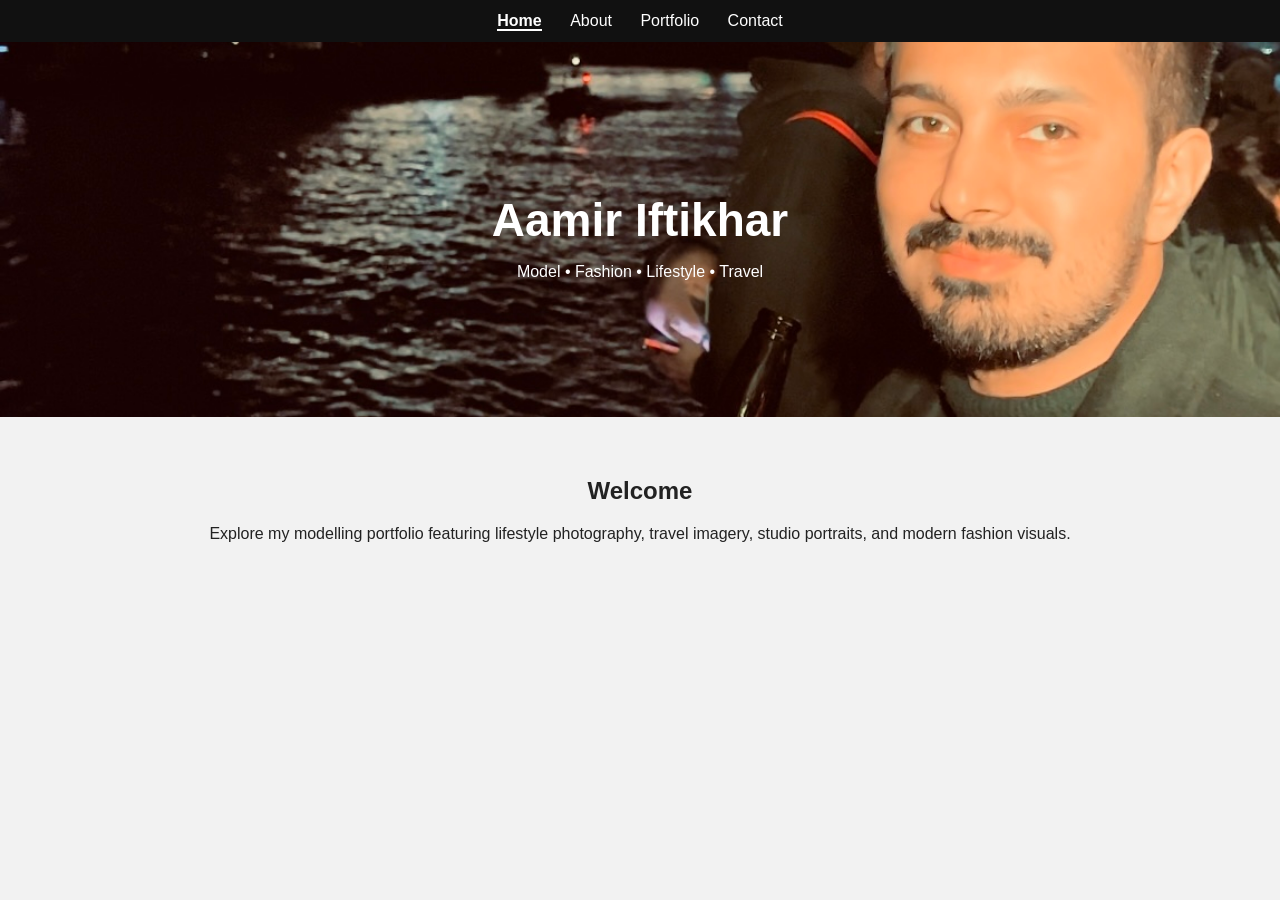
<file: index.html>
<!DOCTYPE html>
<html lang="en">
<head>
    <meta charset="UTF-8">
    <meta name="viewport" content="width=device-width, initial-scale=1.0">
    <title>Aamir Iftikhar — Model Portfolio</title>
    <link rel="stylesheet" href="style.css">
</head>
<body>

<nav>
    <a href="index.html" class="active">Home</a>
    <a href="about.html">About</a>
    <a href="portfolio.html">Portfolio</a>
    <a href="contact.html">Contact</a>
</nav>

<header class="hero">
    <h1>Aamir Iftikhar</h1>
    <p>Model • Fashion • Lifestyle • Travel</p>
</header>

<section class="intro">
    <h2>Welcome</h2>
    <p>
        Explore my modelling portfolio featuring lifestyle photography, 
        travel imagery, studio portraits, and modern fashion visuals.
    </p>
</section>

</body>
</html>
</file>
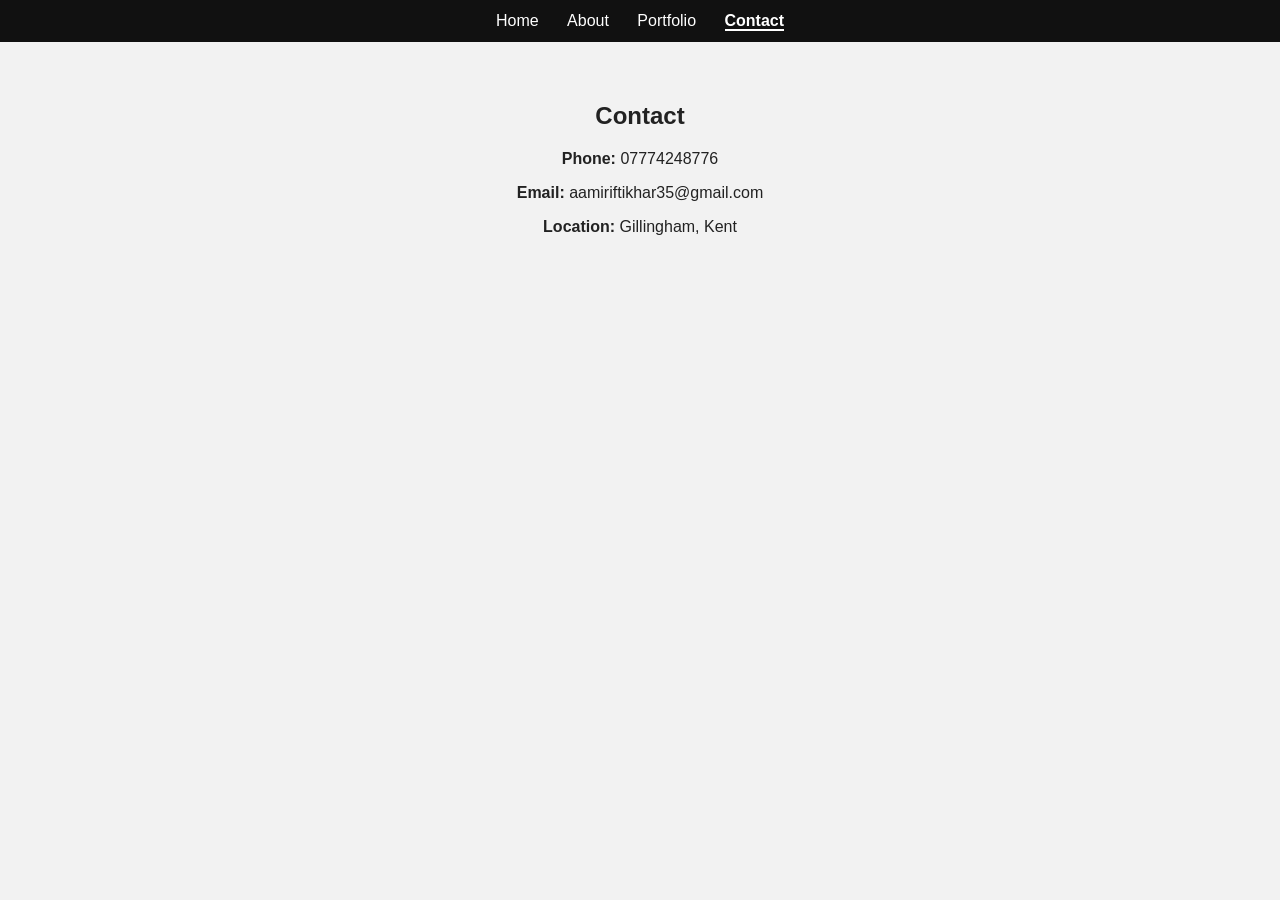
<file: contact.html>
<!DOCTYPE html>
<html lang="en">
<head>
    <meta charset="UTF-8">
    <meta name="viewport" content="width=device-width, initial-scale=1.0">
    <title>Contact — Aamir Iftikhar</title>
    <link rel="stylesheet" href="style.css">
</head>
<body>

<nav>
    <a href="index.html">Home</a>
    <a href="about.html">About</a>
    <a href="portfolio.html">Portfolio</a>
    <a href="contact.html" class="active">Contact</a>
</nav>

<section class="page-content">
    <h2>Contact</h2>

    <p><strong>Phone:</strong> 07774248776</p>
    <p><strong>Email:</strong> aamiriftikhar35@gmail.com</p>
    <p><strong>Location:</strong> Gillingham, Kent</p>
</section>

</body>
</html>
</file>
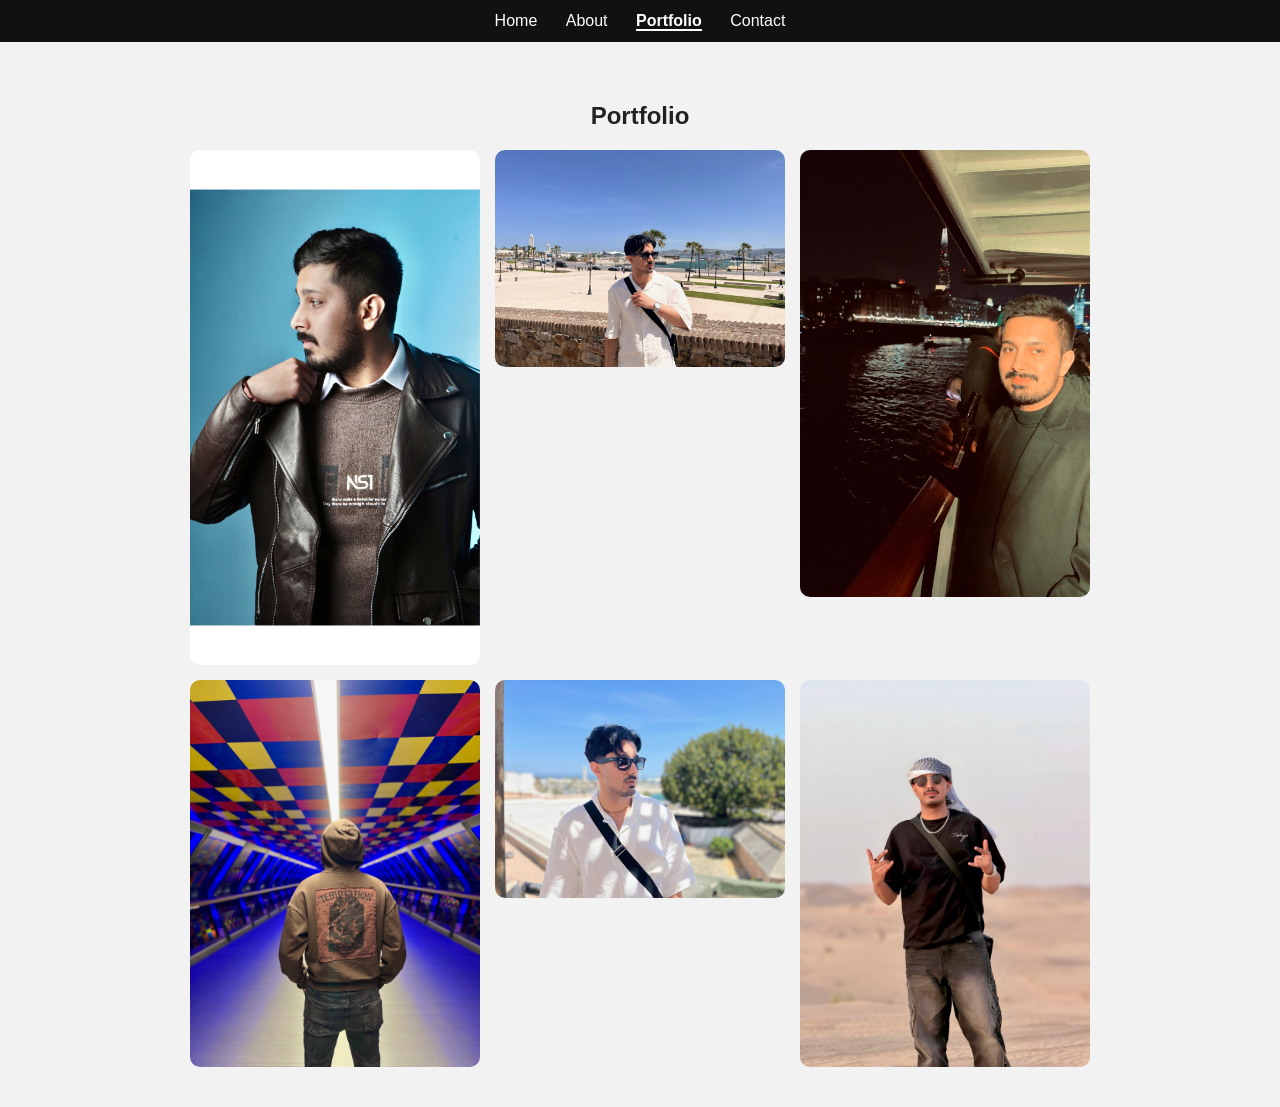
<file: portfolio.html>
<!DOCTYPE html>
<html lang="en">
<head>
    <meta charset="UTF-8">
    <meta name="viewport" content="width=device-width, initial-scale=1.0">
    <title>Portfolio — Aamir Iftikhar</title>
    <link rel="stylesheet" href="style.css">
</head>
<body>

<nav>
    <a href="index.html">Home</a>
    <a href="about.html">About</a>
    <a href="portfolio.html" class="active">Portfolio</a>
    <a href="contact.html">Contact</a>
</nav>

<section class="page-content">
    <h2>Portfolio</h2>

    <div class="gallery">
        <img src="CB241CB8-7300-4E4C-9B59-83A02768A88A.jpeg" alt="Portrait 1">
        <img src="4DE99AF3-0126-431D-B73C-269FA95CAC5E.jpeg" alt="Portrait 2">
        <img src="IMG_0245.jpeg" alt="Portrait 3">
        <img src="IMG_4667.jpeg" alt="Portrait 4">
        <img src="42BE6E56-0CE9-4D51-8BED-7A227435157D.jpeg" alt="Portrait 5">
        <img src="32877C90-5BEB-4CD7-AC36-ADB0585E7E93.jpeg" alt="Portrait 6">
    </div>

</section>

</body>
</html>
</file>
<file: style.css>
body {
    margin: 0;
    background: #f2f2f2;
    font-family: Arial, sans-serif;
    color: #222;
}

nav {
    background: #111;
    padding: 12px;
    text-align: center;
}

nav a {
    color: white;
    margin: 0 12px;
    text-decoration: none;
    font-size: 16px;
}

nav a.active {
    font-weight: bold;
    border-bottom: 2px solid white;
}

.hero {
    background: url('IMG_0245.jpeg') center/cover no-repeat;
    color: white;
    text-align: center;
    padding: 120px 20px;
}

.hero h1 {
    font-size: 46px;
    margin-bottom: 10px;
}

.intro, .page-content {
    max-width: 900px;
    margin: auto;
    padding: 40px 20px;
    text-align: center;
}

.gallery {
    display: grid;
    grid-template-columns: repeat(auto-fit, minmax(240px, 1fr));
    gap: 15px;
}

.gallery img {
    width: 100%;
    border-radius: 10px;
    object-fit: cover;
}
</file>
